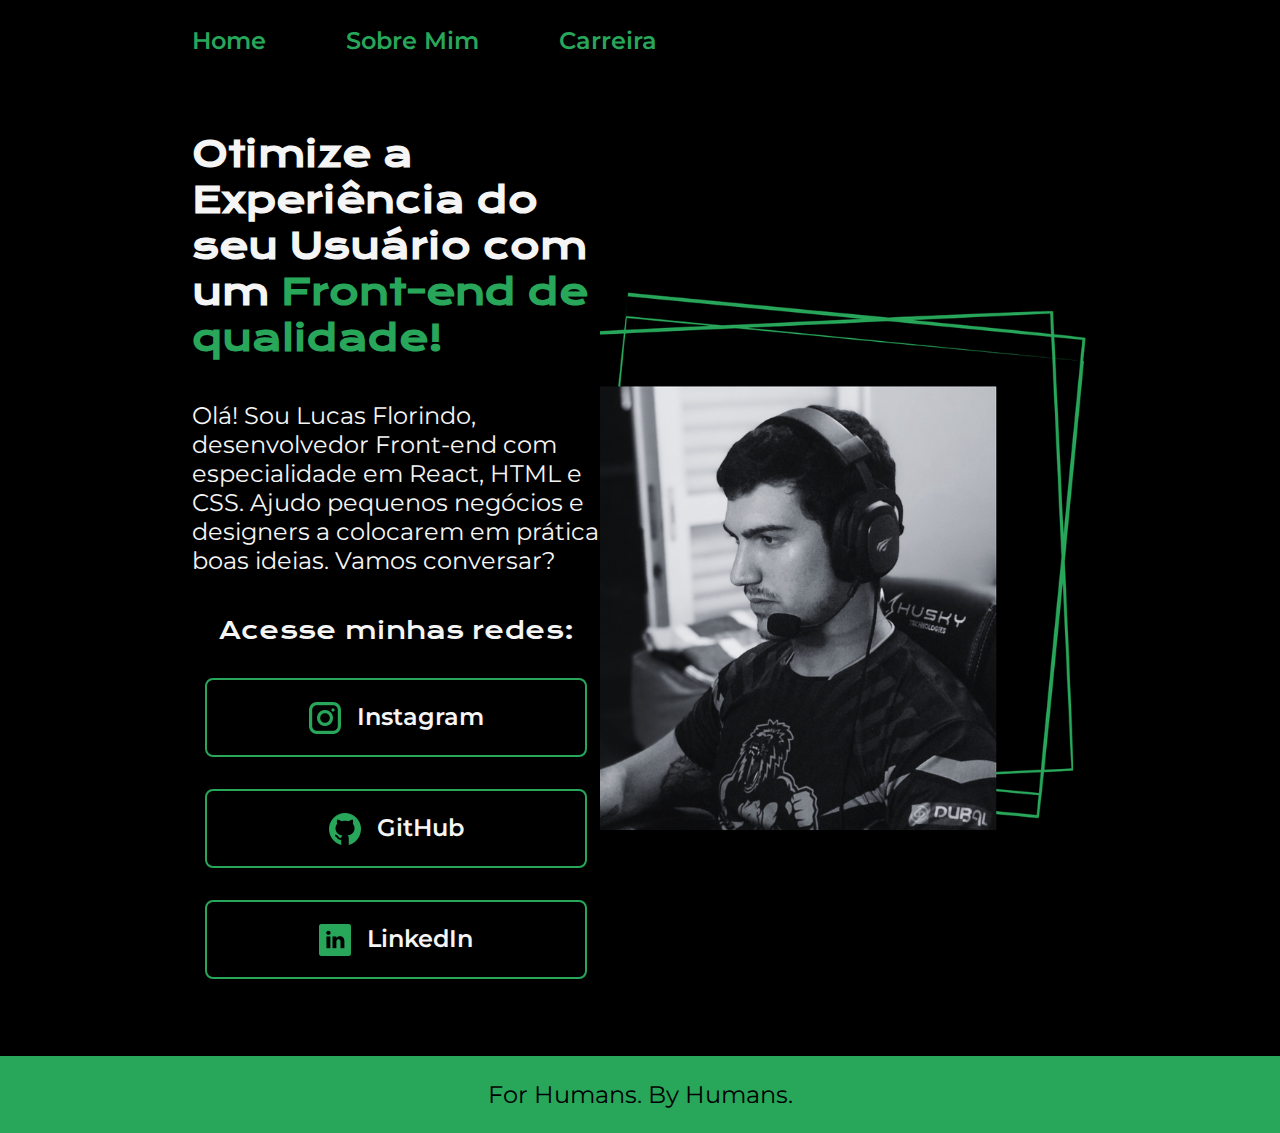
<file: index.html>
<!DOCTYPE html>
<html lang="pt-br">
<head>
    <meta charset="UTF-8">
    <meta http-equiv="X-UA-Compatible" content="IE=edge">
    <meta name="viewport" content="width=device-width, initial-scale=1.0">
    <title>Portfolio</title>
    <link rel="stylesheet" href="./styles/style.css">
    
</head>

<body>
    <header class="cabeçalho">
        <nav class="cabeçalho__menu">
            <a class="cabeçalho__menu__link" href="index.html">Home</a>
            <a class="cabeçalho__menu__link"href="about.html">Sobre Mim</a>
            <a class="cabeçalho__menu__link"href="carreer.html">Carreira</a>
        </nav>
    </header>
    <main class="conteudo">
        <section class="conteudo__texto">
            <h1 class="conteudo__texto__titulo">Otimize a Experiência do seu Usuário com um<strong class="titulo-destaque"> Front-end de qualidade!</strong></h1>
            <p class="conteudo__texto__p">Olá! Sou Lucas Florindo, desenvolvedor Front-end com especialidade em React, HTML e CSS. Ajudo pequenos negócios e designers a colocarem em prática boas ideias. Vamos conversar?</p>
            <div class="conteudo__links">
                <h2 class="conteudo__links__subtitulo">Acesse minhas redes:</h2>
                <a class="conteudo__links__botao" href="https://instagram.com/olucasflorindo">
                   <img src="./assets/instagram.png" alt="Botão instagram">
                    Instagram
                </a>
                <a class="conteudo__links__botao" href="https://github.com/LucasFlorindo">
                    <img src="./assets/github.png" alt="Botão GitHub">
                    GitHub
                </a>
                <a class="conteudo__links__botao" href="https://www.linkedin.com/in/lucas-florindo-b70a41155/">
                    <img src="./assets/linkedin.png" alt="Botão LinkedIn">
                    LinkedIn
                </a>
            </div>
         </section>
        <img src="./assets/lucascodando.png" alt="Lucas Desenvolvendo HTML">
    </main>
    <footer class="rodape">
        <p>For Humans. By Humans.</p>
    
    </footer>
</body>
</html>
</file>
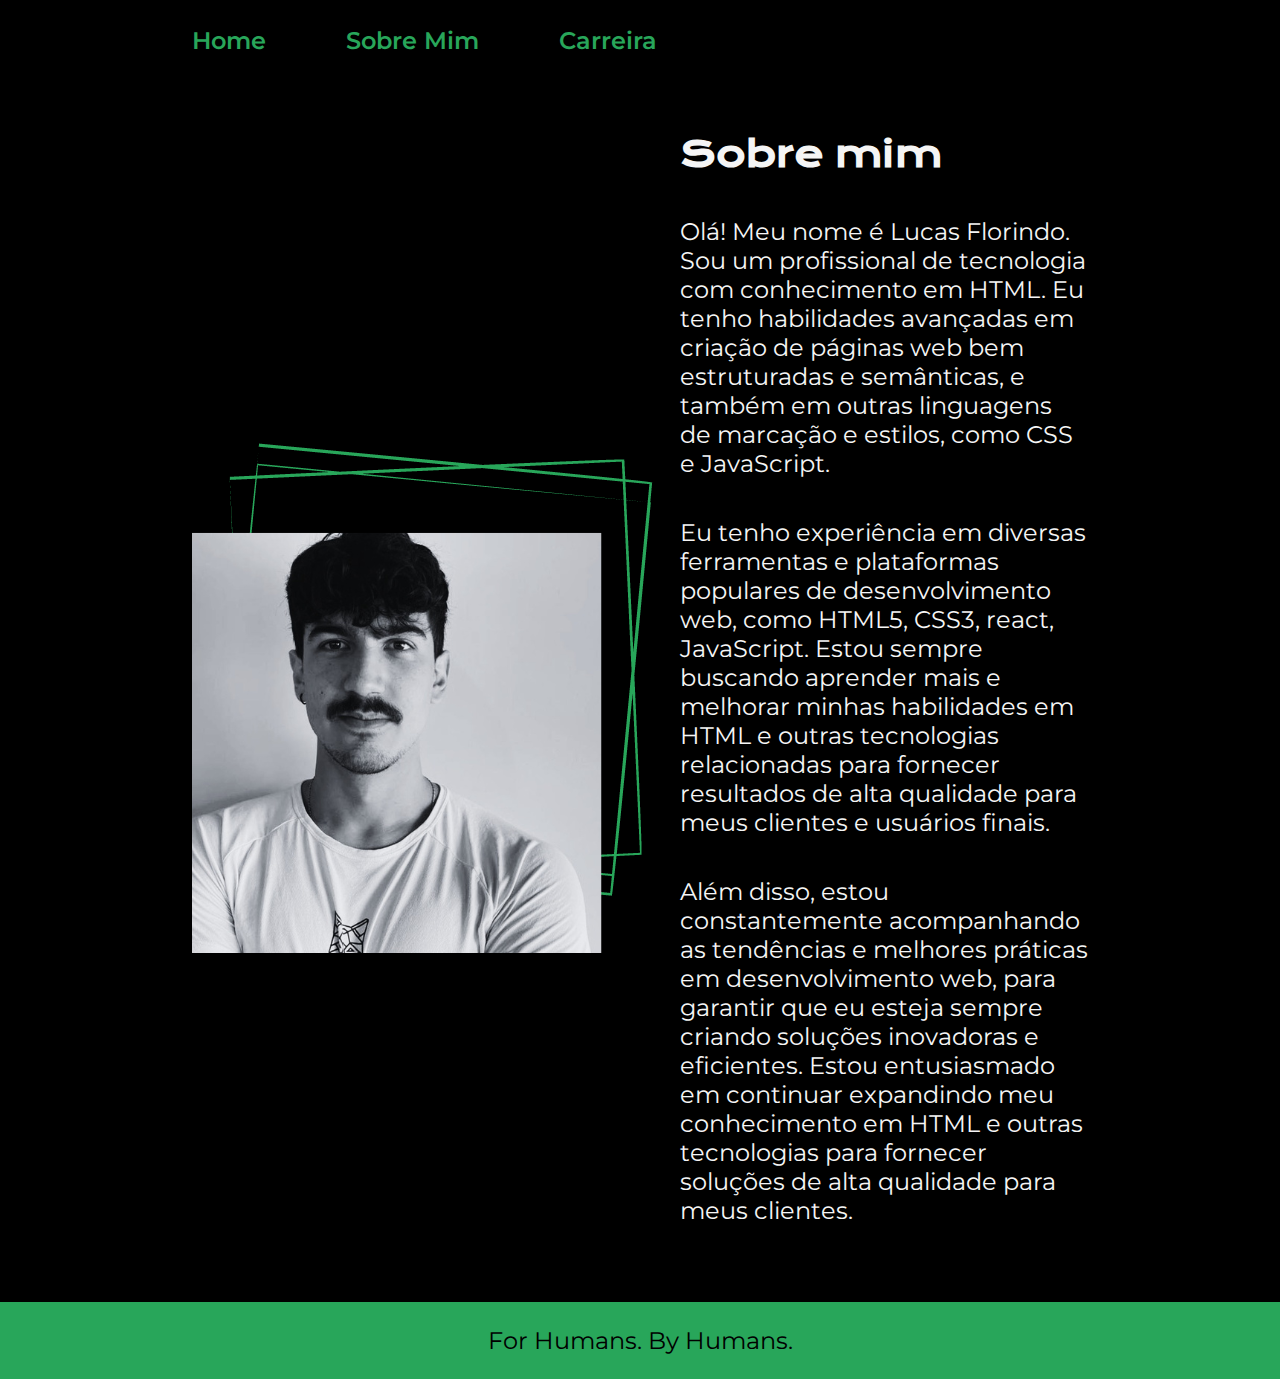
<file: about.html>
<!DOCTYPE html>
<html lang="pt-br">
<head>
    <meta charset="UTF-8">
    <meta http-equiv="X-UA-Compatible" content="IE=edge">
    <meta name="viewport" content="width=device-width, initial-scale=1.0">
    <title>Sobre mim</title>
    <link rel="stylesheet" href="./styles/style.css">
</head>
<body>
    <header class="cabeçalho">
        <nav class="cabeçalho__menu">
            <a class="cabeçalho__menu__link" href="index.html">Home</a>
            <a class="cabeçalho__menu__link"href="about.html">Sobre Mim</a>
            <a class="cabeçalho__menu__link"href="carreer.html">Carreira</a>
        </nav>
    </header>

  <main class="conteudo">

    <img src="./assets/About .png" alt="Lucas foto de perfil">

    <section class="conteudo__texto">
        <h1 class="conteudo__texto__titulo">Sobre mim</h1>
       <p class="conteudo__texto__p">Olá! Meu nome é Lucas Florindo. Sou um profissional de tecnologia com conhecimento em HTML. Eu tenho habilidades avançadas em criação de páginas web bem estruturadas e semânticas, e também em outras linguagens de marcação e estilos, como CSS e JavaScript.
    </p>
       <p class="conteudo__texto__p">Eu tenho experiência em diversas ferramentas e plataformas populares de desenvolvimento web, como HTML5, CSS3, react, JavaScript. Estou sempre buscando aprender mais e melhorar minhas habilidades em HTML e outras tecnologias relacionadas para fornecer resultados de alta qualidade para meus clientes e usuários finais.
    </p>
       <p class="conteudo__texto__p">Além disso, estou constantemente acompanhando as tendências e melhores práticas em desenvolvimento web, para garantir que eu esteja sempre criando soluções inovadoras e eficientes. Estou entusiasmado em continuar expandindo meu conhecimento em HTML e outras tecnologias para fornecer soluções de alta qualidade para meus clientes.
    </p>
 
    </section>

    

  </main>

  <footer class="rodape">
    <p>For Humans. By Humans.</p>

</footer>

</body>
</html>
</file>
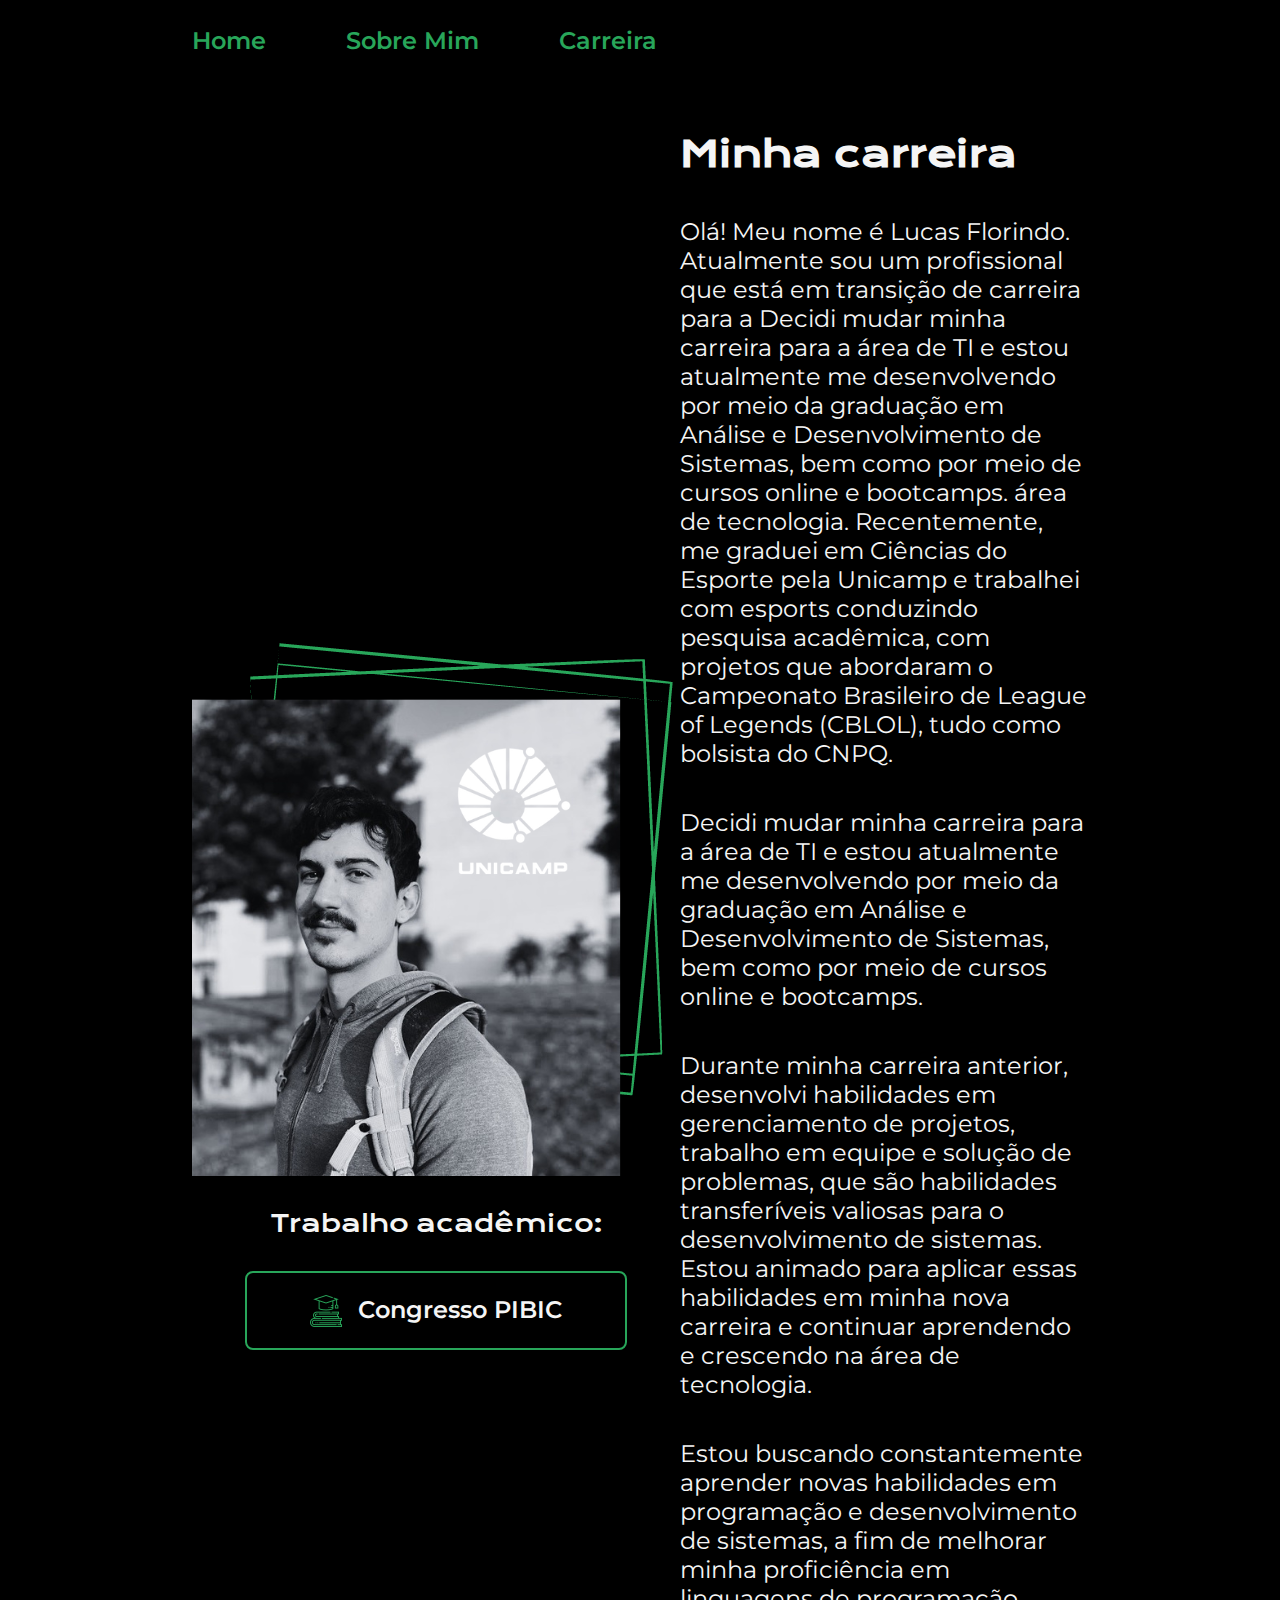
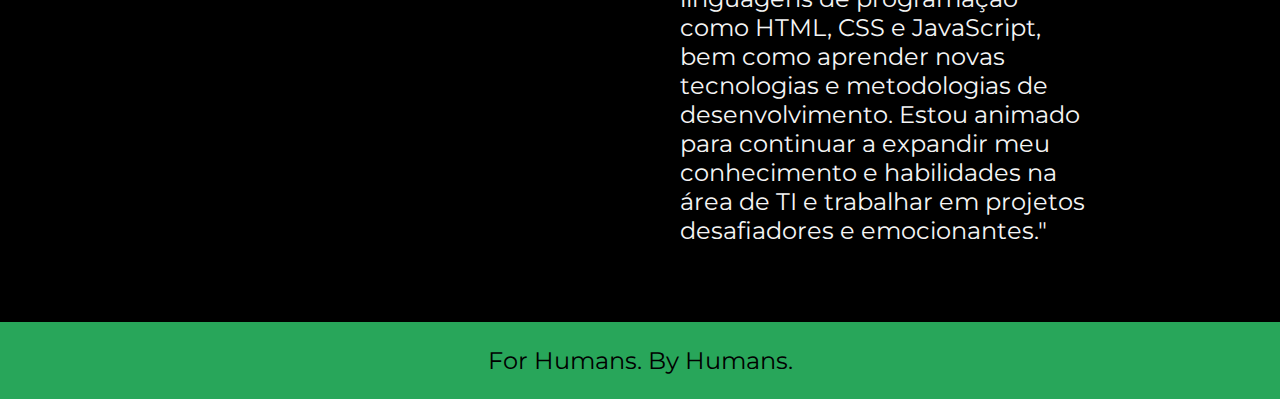
<file: carreer.html>
<!DOCTYPE html>
<html lang="pt-br">
<head>
    <meta charset="UTF-8">
    <meta http-equiv="X-UA-Compatible" content="IE=edge">
    <meta name="viewport" content="width=device-width, initial-scale=1.0">
    <title>Sobre mim</title>
    <link rel="stylesheet" href="./styles/style.css">
</head>
<body>
    <header class="cabeçalho">
        <nav class="cabeçalho__menu">
            <a class="cabeçalho__menu__link" href="index.html">Home</a>
            <a class="cabeçalho__menu__link"href="about.html">Sobre Mim</a>
            <a class="cabeçalho__menu__link"href="carreer.html">Carreira</a>
        </nav>
    </header>

  <main class="conteudo">

    <div class="conteudo__links">
        <img src="./assets/Carreer.png" alt="Lucas na Unicamp">
    <h2 class="conteudo__links__subtitulo">Trabalho acadêmico:</h2>

        <a class="conteudo__links__botao" href="https://proceedings.science/unicamp-pibic/pibic-2021/trabalhos/trajetoria-de-formacao-profissional-de-treinadores-de-lol-league-of-legends-atua?lang=pt-br#download-paper
        ">  <img src="./assets/academic.png" alt="Botão pesquisa acadêmica">  Congresso PIBIC
        </a>
    </div>

    <section class="conteudo__texto">
        <h1 class="conteudo__texto__titulo">
            Minha carreira
        </h1>
        <p class="conteudo__texto__p">Olá! Meu nome é Lucas Florindo. Atualmente sou um profissional que está em transição de carreira para a Decidi mudar minha carreira para a área de TI e estou atualmente me desenvolvendo por meio da graduação em Análise e Desenvolvimento de Sistemas, bem como por meio de cursos online e bootcamps.
área de tecnologia. Recentemente, me graduei em Ciências do Esporte pela Unicamp e trabalhei com esports conduzindo pesquisa acadêmica, com projetos que abordaram o Campeonato Brasileiro de League of Legends (CBLOL), tudo como bolsista do CNPQ.
        </p>
        <p class="conteudo__texto__p">Decidi mudar minha carreira para a área de TI e estou atualmente me desenvolvendo por meio da graduação em Análise e Desenvolvimento de Sistemas, bem como por meio de cursos online e bootcamps.
        </p>
        <p class="conteudo__texto__p">Durante minha carreira anterior, desenvolvi habilidades em gerenciamento de projetos, trabalho em equipe e solução de problemas, que são habilidades transferíveis valiosas para o desenvolvimento de sistemas. Estou animado para aplicar essas habilidades em minha nova carreira e continuar aprendendo e crescendo na área de tecnologia.
        </p>
        <p class="conteudo__texto__p">Estou buscando constantemente aprender novas habilidades em programação e desenvolvimento de sistemas, a fim de melhorar minha proficiência em linguagens de programação como HTML, CSS e JavaScript, bem como aprender novas tecnologias e metodologias de desenvolvimento. Estou animado para continuar a expandir meu conhecimento e habilidades na área de TI e trabalhar em projetos desafiadores e emocionantes."
        </p>
    
    </section>
    

        
    


  </main>

  <footer class="rodape">
    <p>For Humans. By Humans.</p>

</footer>

</body>
</html>
</file>
<file: styles/style.css>
@import url('https://fonts.googleapis.com/css2?family=Krona+One&family=Montserrat:wght@400;600&display=swap');

:root{
    --cor-primaria: black;
    --cor-secundaria: #F5F5F5;
    --cor-terciaria: #28A65A;
    --cor-hover: #272727;

    --font-primaria: 'Krona One', sans-serif;
    --font-secundaria: 'Montserrat', sans-serif;
}

* {
    margin: 0;
    padding: 0;
}

body {
    /* height: 100vh; */
    box-sizing: border-box;
    background-color:var(--cor-primaria);
    color: var(--cor-secundaria);
}

.cabeçalho {
    /* sempre bom optar por porcentagem considerando q sempre vai operar a porcentagem referente a tela do usuário e não apenas um pixel ou outra medida */
    padding: 2% 0% 0% 15%;
}

.cabeçalho__menu {
    display: flex;
    gap: 80px;

}

.cabeçalho__menu__link {
    font-family: var(--font-secundaria);
    font-size: 24px;
    font-weight: 600;
    color: var(--cor-terciaria);
    text-decoration: none;
}

.conteudo {
    /* padding ao inves de margin para ter espaço para header */
    padding: 6% 15%; 
    display: flex;
    align-items: center;
    justify-content: space-between;
}

.conteudo__texto {
    width: 615px;
    display: flex;
    flex-direction: column;
    gap: 40px;
}

.conteudo__texto__titulo {
    font-size: 36px;
    font-family: var(--font-primaria);
}

.titulo-destaque {
    color:var(--cor-terciaria)
}

.conteudo__texto__p {
    font-size: 24px;
    font-family: var(--font-secundaria);
}

.conteudo__links__subtitulo{
    font-family: var(--font-primaria) ;
    font-weight: 400;
    font-size: 24px;
}

.conteudo__links {
    display: flex;
    flex-direction: column;
    align-items: center;
    gap: 32px;
    justify-content: space-between;

}


.conteudo__links__botao {
    /* background-color: #28A65A; */
    display: flex;
    justify-content: center;
    gap: 16px;
    width: 378px;
    text-align: center;
    border-radius: 8px;
    font-family: var(--font-secundaria);
    font-size: 24px;
    font-weight: 600;
    padding: 21.5px 0;
    text-decoration: none;
    color: var(--cor-secundaria);
    border: 2px solid var(--cor-terciaria);
    
}
    
.conteudo__links__botao:hover {
    background-color: var(--cor-hover);
}

.rodape {
    color:var(--cor-primaria);
    background-color: var(--cor-terciaria);
    padding: 24px;
    text-align: center;
    font-family: var(--font-secundaria);
    font-size: 24px;
    font-weight: 400;

}
</file>
